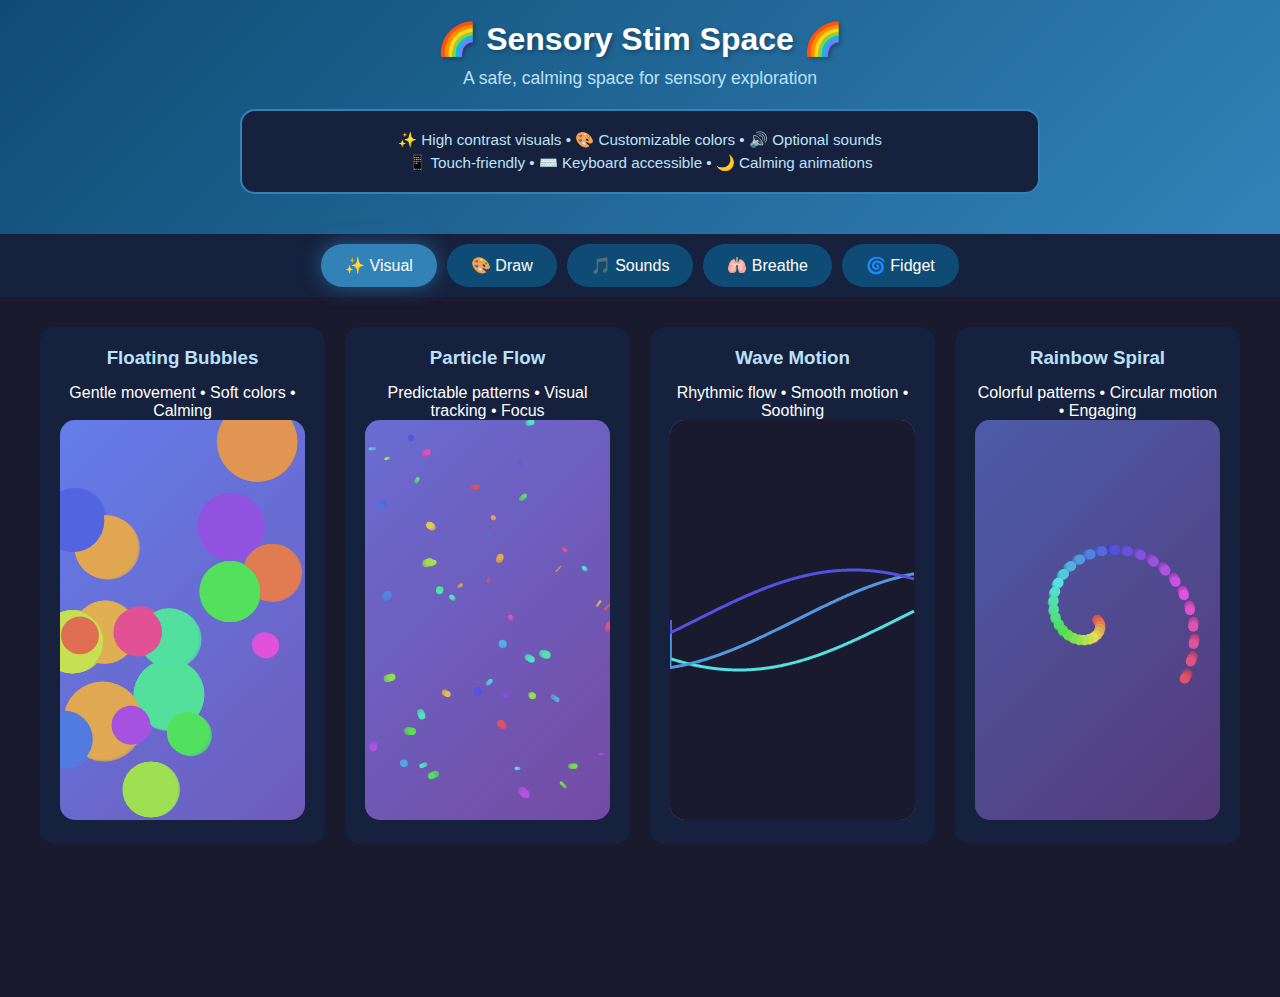
<file: index.html>
<!DOCTYPE html>
<html lang="en">
<head>
    <meta charset="UTF-8">
    <meta name="viewport" content="width=device-width, initial-scale=1.0">
    <title>Sensory Stim Space</title>
    <style>
        :root {
            --color-bg-primary: #1a1a2e;
            --color-bg-secondary: #16213e;
            --color-accent-1: #0f4c75;
            --color-accent-2: #3282b8;
            --color-accent-3: #bbe1fa;
            --color-text: #ffffff;
            --color-text-soft: #bbe1fa;
        }

        * {
            margin: 0;
            padding: 0;
            box-sizing: border-box;
        }

        body {
            font-family: -apple-system, BlinkMacSystemFont, 'Segoe UI', sans-serif;
            background: var(--color-bg-primary);
            color: var(--color-text);
            overflow-x: hidden;
            user-select: none;
            touch-action: manipulation;
        }

        .header {
            text-align: center;
            padding: 20px;
            background: linear-gradient(135deg, var(--color-accent-1), var(--color-accent-2));
        }

        .header h1 {
            font-size: 2em;
            margin-bottom: 10px;
            text-shadow: 2px 2px 4px rgba(0,0,0,0.3);
        }

        .header p {
            color: var(--color-text-soft);
            font-size: 1.1em;
        }

        .sensory-info {
            background: var(--color-bg-secondary);
            padding: 15px;
            margin: 20px auto;
            max-width: 800px;
            border-radius: 15px;
            text-align: center;
            border: 2px solid var(--color-accent-2);
        }

        .sensory-info p {
            margin: 5px 0;
            color: var(--color-text-soft);
            font-size: 0.95em;
        }

        .nav-tabs {
            display: flex;
            justify-content: center;
            background: var(--color-bg-secondary);
            padding: 10px;
            flex-wrap: wrap;
            gap: 10px;
        }

        .nav-tab {
            padding: 12px 24px;
            background: var(--color-accent-1);
            border: none;
            border-radius: 25px;
            color: var(--color-text);
            font-size: 1em;
            cursor: pointer;
            transition: all 0.3s ease;
        }

        .nav-tab:hover {
            background: var(--color-accent-2);
            transform: scale(1.05);
        }

        .nav-tab.active {
            background: var(--color-accent-2);
            box-shadow: 0 0 20px rgba(50, 130, 184, 0.6);
        }

        .content {
            display: none;
            padding: 30px;
            min-height: calc(100vh - 200px);
        }

        .content.active {
            display: block;
        }

        /* Visual Stim Styles */
        .visual-grid {
            display: grid;
            grid-template-columns: repeat(auto-fit, minmax(250px, 1fr));
            gap: 20px;
            max-width: 1200px;
            margin: 0 auto;
        }

        .stim-card {
            background: var(--color-bg-secondary);
            border-radius: 15px;
            padding: 20px;
            text-align: center;
            cursor: pointer;
            transition: transform 0.3s ease;
        }

        .stim-card:hover {
            transform: translateY(-5px);
        }

        .stim-card h3 {
            margin-bottom: 15px;
            color: var(--color-accent-3);
        }

        #bubbleCanvas, #particleCanvas, #waveCanvas, #rainbowCanvas {
            width: 100%;
            height: 400px;
            border-radius: 15px;
            background: linear-gradient(135deg, #667eea 0%, #764ba2 100%);
            cursor: pointer;
        }

        /* Interactive Drawing */
        #drawCanvas {
            width: 100%;
            height: 500px;
            border-radius: 15px;
            background: white;
            cursor: crosshair;
            box-shadow: 0 4px 20px rgba(0,0,0,0.3);
        }

        .controls {
            display: flex;
            gap: 15px;
            margin: 20px 0;
            flex-wrap: wrap;
            justify-content: center;
        }

        .control-btn {
            padding: 12px 24px;
            background: var(--color-accent-2);
            border: none;
            border-radius: 10px;
            color: var(--color-text);
            font-size: 1em;
            cursor: pointer;
            transition: all 0.3s ease;
        }

        .control-btn:hover {
            background: var(--color-accent-1);
            transform: scale(1.05);
        }

        .control-btn:focus {
            outline: 3px solid var(--color-accent-3);
            outline-offset: 3px;
        }

        .control-btn:active {
            transform: scale(0.95);
        }

        /* Sound Pad */
        .sound-grid {
            display: grid;
            grid-template-columns: repeat(auto-fit, minmax(120px, 1fr));
            gap: 15px;
            max-width: 800px;
            margin: 0 auto;
        }

        .sound-pad {
            aspect-ratio: 1;
            border-radius: 15px;
            border: none;
            font-size: 2em;
            cursor: pointer;
            transition: all 0.2s ease;
            box-shadow: 0 4px 10px rgba(0,0,0,0.3);
        }

        .sound-pad:active {
            transform: scale(0.95);
            box-shadow: 0 0 30px rgba(255,255,255,0.5);
        }

        .sound-pad:focus {
            outline: 3px solid white;
            outline-offset: 4px;
        }

        /* Color Palette */
        .color-picker {
            width: 60px;
            height: 60px;
            border: none;
            border-radius: 50%;
            cursor: pointer;
            margin: 5px;
        }

        /* Breathing Exercise */
        .breathing-container {
            display: flex;
            flex-direction: column;
            align-items: center;
            justify-content: center;
            padding: 40px;
        }

        .breathing-circle {
            width: 200px;
            height: 200px;
            border-radius: 50%;
            background: linear-gradient(135deg, var(--color-accent-2), var(--color-accent-3));
            display: flex;
            align-items: center;
            justify-content: center;
            font-size: 2em;
            margin: 30px 0;
            transition: all 4s ease-in-out;
            box-shadow: 0 0 40px rgba(50, 130, 184, 0.5);
        }

        .breathing-circle.expand {
            width: 300px;
            height: 300px;
        }

        .breathing-circle:hover {
            cursor: pointer;
            box-shadow: 0 0 50px rgba(50, 130, 184, 0.7);
        }

        .instruction-text {
            font-size: 1.5em;
            color: var(--color-accent-3);
            margin: 20px 0;
        }

        /* Fidget Spinner */
        .spinner-container {
            display: flex;
            flex-direction: column;
            align-items: center;
            padding: 40px;
        }

        .spinner {
            width: 200px;
            height: 200px;
            position: relative;
            cursor: pointer;
        }

        .spinner-blade {
            position: absolute;
            width: 60px;
            height: 60px;
            border-radius: 50%;
            background: var(--color-accent-2);
            box-shadow: 0 0 20px rgba(50, 130, 184, 0.6);
        }

        .spinner-center {
            position: absolute;
            width: 40px;
            height: 40px;
            border-radius: 50%;
            background: var(--color-accent-3);
            top: 50%;
            left: 50%;
            transform: translate(-50%, -50%);
            z-index: 10;
        }

        @media (max-width: 768px) {
            .header h1 {
                font-size: 1.5em;
            }
            
            .nav-tab {
                padding: 10px 16px;
                font-size: 0.9em;
            }
        }
    </style>
</head>
<body>
    <div class="header">
        <h1>🌈 Sensory Stim Space 🌈</h1>
        <p>A safe, calming space for sensory exploration</p>
        <div class="sensory-info">
            <p>✨ High contrast visuals • 🎨 Customizable colors • 🔊 Optional sounds</p>
            <p>📱 Touch-friendly • ⌨️ Keyboard accessible • 🌙 Calming animations</p>
        </div>
    </div>

    <div class="nav-tabs">
        <button class="nav-tab active" onclick="showTab('visual')">✨ Visual</button>
        <button class="nav-tab" onclick="showTab('draw')">🎨 Draw</button>
        <button class="nav-tab" onclick="showTab('sounds')">🎵 Sounds</button>
        <button class="nav-tab" onclick="showTab('breathe')">🫁 Breathe</button>
        <button class="nav-tab" onclick="showTab('fidget')">🌀 Fidget</button>
    </div>

    <!-- Visual Stims -->
    <div id="visual" class="content active">
        <div class="visual-grid">
            <div class="stim-card">
                <h3>Floating Bubbles</h3>
                <p>Gentle movement • Soft colors • Calming</p>
                <canvas id="bubbleCanvas"></canvas>
            </div>
            <div class="stim-card">
                <h3>Particle Flow</h3>
                <p>Predictable patterns • Visual tracking • Focus</p>
                <canvas id="particleCanvas"></canvas>
            </div>
            <div class="stim-card">
                <h3>Wave Motion</h3>
                <p>Rhythmic flow • Smooth motion • Soothing</p>
                <canvas id="waveCanvas"></canvas>
            </div>
            <div class="stim-card">
                <h3>Rainbow Spiral</h3>
                <p>Colorful patterns • Circular motion • Engaging</p>
                <canvas id="rainbowCanvas"></canvas>
            </div>
        </div>
    </div>

    <!-- Drawing -->
    <div id="draw" class="content">
        <h2 style="text-align: center; margin-bottom: 10px; color: var(--color-accent-3);">Creative Drawing Space</h2>
        <p style="text-align: center; margin-bottom: 20px; color: var(--color-text-soft); font-size: 0.95em;">Free expression • No mistakes • Tactile feedback • Visual stimulation</p>
        <div class="controls">
            <input type="color" id="colorPicker" class="color-picker" value="#3282b8">
            <button class="control-btn" onclick="changeSize(2)">✏️ Thin</button>
            <button class="control-btn" onclick="changeSize(10)">🖊️ Medium</button>
            <button class="control-btn" onclick="changeSize(20)">🖌️ Thick</button>
            <button class="control-btn" onclick="clearCanvas()">🗑️ Clear</button>
            <button class="control-btn" onclick="toggleRainbow()">🌈 Rainbow</button>
            <button class="control-btn" onclick="saveDrawing()">💾 Save</button>
        </div>
        <canvas id="drawCanvas"></canvas>
    </div>

    <!-- Sounds -->
    <div id="sounds" class="content">
        <h2 style="text-align: center; margin-bottom: 20px; color: var(--color-accent-3);">Tap to play sounds</h2>
        <p style="text-align: center; margin-bottom: 30px; color: var(--color-text-soft); font-size: 0.95em;">Each color makes a different musical tone • Safe volume levels • Cause-and-effect learning</p>
        <div class="sound-grid">
            <button class="sound-pad" style="background: #FF6B6B;" onclick="playTone(261.63, 0.3)">🔴</button>
            <button class="sound-pad" style="background: #4ECDC4;" onclick="playTone(293.66, 0.3)">🟢</button>
            <button class="sound-pad" style="background: #45B7D1;" onclick="playTone(329.63, 0.3)">🔵</button>
            <button class="sound-pad" style="background: #FFA07A;" onclick="playTone(349.23, 0.3)">🟠</button>
            <button class="sound-pad" style="background: #98D8C8;" onclick="playTone(392.00, 0.3)">🟡</button>
            <button class="sound-pad" style="background: #F7B801;" onclick="playTone(440.00, 0.3)">⭐</button>
            <button class="sound-pad" style="background: #C06C84;" onclick="playTone(493.88, 0.3)">🟣</button>
            <button class="sound-pad" style="background: #6C5B7B;" onclick="playTone(523.25, 0.3)">🟤</button>
        </div>
    </div>

    <!-- Breathing -->
    <div id="breathe" class="content">
        <div class="breathing-container">
            <h2 style="color: var(--color-accent-3);">Calming Breathing Exercise</h2>
            <p style="text-align: center; margin: 15px 0; color: var(--color-text-soft); font-size: 0.95em;">Helps with anxiety • Self-regulation • Emotional control • 4-second breathing cycle</p>
            <p class="instruction-text" id="breatheText">Click circle to start</p>
            <div class="breathing-circle" id="breathingCircle" onclick="startBreathing()">
                <span>🌸</span>
            </div>
            <button class="control-btn" onclick="stopBreathing()">Stop</button>
        </div>
    </div>

    <!-- Fidget Spinner -->
    <div id="fidget" class="content">
        <div class="spinner-container">
            <h2 style="color: var(--color-accent-3); margin-bottom: 20px;">Virtual Fidget Spinner</h2>
            <p style="color: var(--color-text-soft); margin-bottom: 10px;">Click to spin!</p>
            <p style="color: var(--color-text-soft); margin-bottom: 20px; font-size: 0.9em;">Repetitive motion • Predictable behavior • Focus aid • Stress relief</p>
            <div class="spinner" id="spinner" onclick="spinFidget()">
                <div class="spinner-blade" id="blade1"></div>
                <div class="spinner-blade" id="blade2"></div>
                <div class="spinner-blade" id="blade3"></div>
                <div class="spinner-center"></div>
            </div>
            <p id="spinSpeed" style="margin-top: 30px; font-size: 1.2em; color: var(--color-accent-3);">Speed: 0 RPM</p>
        </div>
    </div>

    <script>
        // Tab Navigation
        function showTab(tabName) {
            const contents = document.querySelectorAll('.content');
            const tabs = document.querySelectorAll('.nav-tab');
            
            contents.forEach(content => content.classList.remove('active'));
            tabs.forEach(tab => tab.classList.remove('active'));
            
            document.getElementById(tabName).classList.add('active');
            event.target.classList.add('active');
        }

        // Visual Stims - Bubbles
        const bubbleCanvas = document.getElementById('bubbleCanvas');
        const bubbleCtx = bubbleCanvas.getContext('2d');
        bubbleCanvas.width = bubbleCanvas.offsetWidth;
        bubbleCanvas.height = 400;

        const bubbles = [];
        for (let i = 0; i < 20; i++) {
            bubbles.push({
                x: Math.random() * bubbleCanvas.width,
                y: Math.random() * bubbleCanvas.height,
                radius: Math.random() * 30 + 10,
                dx: (Math.random() - 0.5) * 2,
                dy: (Math.random() - 0.5) * 2,
                color: `hsl(${Math.random() * 360}, 70%, 60%)`
            });
        }

        function animateBubbles() {
            bubbleCtx.fillStyle = 'rgba(102, 126, 234, 0.1)';
            bubbleCtx.fillRect(0, 0, bubbleCanvas.width, bubbleCanvas.height);
            
            bubbles.forEach(bubble => {
                bubbleCtx.beginPath();
                bubbleCtx.arc(bubble.x, bubble.y, bubble.radius, 0, Math.PI * 2);
                bubbleCtx.fillStyle = bubble.color;
                bubbleCtx.fill();
                
                bubble.x += bubble.dx;
                bubble.y += bubble.dy;
                
                if (bubble.x < 0 || bubble.x > bubbleCanvas.width) bubble.dx *= -1;
                if (bubble.y < 0 || bubble.y > bubbleCanvas.height) bubble.dy *= -1;
            });
            
            requestAnimationFrame(animateBubbles);
        }
        animateBubbles();

        // Particles
        const particleCanvas = document.getElementById('particleCanvas');
        const particleCtx = particleCanvas.getContext('2d');
        particleCanvas.width = particleCanvas.offsetWidth;
        particleCanvas.height = 400;

        const particles = [];
        for (let i = 0; i < 50; i++) {
            particles.push({
                x: Math.random() * particleCanvas.width,
                y: Math.random() * particleCanvas.height,
                size: Math.random() * 3 + 1,
                speedX: Math.random() * 3 - 1.5,
                speedY: Math.random() * 3 - 1.5,
                color: `hsl(${Math.random() * 360}, 70%, 60%)`
            });
        }

        function animateParticles() {
            particleCtx.fillStyle = 'rgba(118, 75, 162, 0.1)';
            particleCtx.fillRect(0, 0, particleCanvas.width, particleCanvas.height);
            
            particles.forEach(p => {
                particleCtx.beginPath();
                particleCtx.arc(p.x, p.y, p.size, 0, Math.PI * 2);
                particleCtx.fillStyle = p.color;
                particleCtx.fill();
                
                p.x += p.speedX;
                p.y += p.speedY;
                
                if (p.x < 0 || p.x > particleCanvas.width) p.speedX *= -1;
                if (p.y < 0 || p.y > particleCanvas.height) p.speedY *= -1;
            });
            
            requestAnimationFrame(animateParticles);
        }
        animateParticles();

        // Waves
        const waveCanvas = document.getElementById('waveCanvas');
        const waveCtx = waveCanvas.getContext('2d');
        waveCanvas.width = waveCanvas.offsetWidth;
        waveCanvas.height = 400;
        let waveOffset = 0;

        function animateWaves() {
            waveCtx.fillStyle = '#1a1a2e';
            waveCtx.fillRect(0, 0, waveCanvas.width, waveCanvas.height);
            
            for (let i = 0; i < 3; i++) {
                waveCtx.beginPath();
                waveCtx.moveTo(0, waveCanvas.height / 2);
                
                for (let x = 0; x < waveCanvas.width; x++) {
                    const y = Math.sin((x + waveOffset + i * 100) * 0.01) * 50 + waveCanvas.height / 2;
                    waveCtx.lineTo(x, y);
                }
                
                waveCtx.strokeStyle = `hsl(${180 + i * 30}, 70%, 60%)`;
                waveCtx.lineWidth = 3;
                waveCtx.stroke();
            }
            
            waveOffset += 2;
            requestAnimationFrame(animateWaves);
        }
        animateWaves();

        // Rainbow Spiral
        const rainbowCanvas = document.getElementById('rainbowCanvas');
        const rainbowCtx = rainbowCanvas.getContext('2d');
        rainbowCanvas.width = rainbowCanvas.offsetWidth;
        rainbowCanvas.height = 400;
        let spiralAngle = 0;

        function animateSpiral() {
            rainbowCtx.fillStyle = 'rgba(26, 26, 46, 0.1)';
            rainbowCtx.fillRect(0, 0, rainbowCanvas.width, rainbowCanvas.height);
            
            const centerX = rainbowCanvas.width / 2;
            const centerY = rainbowCanvas.height / 2;
            
            for (let i = 0; i < 360; i += 10) {
                const angle = (i + spiralAngle) * Math.PI / 180;
                const radius = i * 0.3;
                const x = centerX + Math.cos(angle) * radius;
                const y = centerY + Math.sin(angle) * radius;
                
                rainbowCtx.beginPath();
                rainbowCtx.arc(x, y, 5, 0, Math.PI * 2);
                rainbowCtx.fillStyle = `hsl(${i}, 70%, 60%)`;
                rainbowCtx.fill();
            }
            
            spiralAngle += 1;
            requestAnimationFrame(animateSpiral);
        }
        animateSpiral();

        // Drawing Canvas
        const drawCanvas = document.getElementById('drawCanvas');
        const drawCtx = drawCanvas.getContext('2d');
        drawCanvas.width = drawCanvas.offsetWidth;
        drawCanvas.height = 500;
        
        let isDrawing = false;
        let currentColor = '#3282b8';
        let lineWidth = 10;
        let rainbowMode = false;
        let hue = 0;

        document.getElementById('colorPicker').addEventListener('change', (e) => {
            currentColor = e.target.value;
            rainbowMode = false;
        });

        drawCanvas.addEventListener('mousedown', startDrawing);
        drawCanvas.addEventListener('mousemove', draw);
        drawCanvas.addEventListener('mouseup', stopDrawing);
        drawCanvas.addEventListener('mouseout', stopDrawing);
        
        drawCanvas.addEventListener('touchstart', (e) => {
            e.preventDefault();
            const touch = e.touches[0];
            const rect = drawCanvas.getBoundingClientRect();
            const x = touch.clientX - rect.left;
            const y = touch.clientY - rect.top;
            drawCtx.beginPath();
            drawCtx.moveTo(x, y);
            isDrawing = true;
        });
        
        drawCanvas.addEventListener('touchmove', (e) => {
            e.preventDefault();
            if (!isDrawing) return;
            const touch = e.touches[0];
            const rect = drawCanvas.getBoundingClientRect();
            const x = touch.clientX - rect.left;
            const y = touch.clientY - rect.top;
            
            if (rainbowMode) {
                drawCtx.strokeStyle = `hsl(${hue}, 70%, 60%)`;
                hue = (hue + 2) % 360;
            } else {
                drawCtx.strokeStyle = currentColor;
            }
            
            drawCtx.lineWidth = lineWidth;
            drawCtx.lineCap = 'round';
            drawCtx.lineTo(x, y);
            drawCtx.stroke();
            drawCtx.beginPath();
            drawCtx.moveTo(x, y);
        });
        
        drawCanvas.addEventListener('touchend', () => {
            isDrawing = false;
        });

        function startDrawing(e) {
            isDrawing = true;
            drawCtx.beginPath();
            drawCtx.moveTo(e.offsetX, e.offsetY);
        }

        function draw(e) {
            if (!isDrawing) return;
            
            if (rainbowMode) {
                drawCtx.strokeStyle = `hsl(${hue}, 70%, 60%)`;
                hue = (hue + 2) % 360;
            } else {
                drawCtx.strokeStyle = currentColor;
            }
            
            drawCtx.lineWidth = lineWidth;
            drawCtx.lineCap = 'round';
            drawCtx.lineTo(e.offsetX, e.offsetY);
            drawCtx.stroke();
            drawCtx.beginPath();
            drawCtx.moveTo(e.offsetX, e.offsetY);
        }

        function stopDrawing() {
            isDrawing = false;
        }

        function changeSize(size) {
            lineWidth = size;
        }

        function clearCanvas() {
            drawCtx.fillStyle = 'white';
            drawCtx.fillRect(0, 0, drawCanvas.width, drawCanvas.height);
        }

        function toggleRainbow() {
            rainbowMode = !rainbowMode;
            hue = 0;
        }

        function saveDrawing() {
            const link = document.createElement('a');
            link.download = 'my-drawing.png';
            link.href = drawCanvas.toDataURL();
            link.click();
        }

        // Sound Generation
        const audioContext = new (window.AudioContext || window.webkitAudioContext)();

        function playTone(frequency, duration) {
            const oscillator = audioContext.createOscillator();
            const gainNode = audioContext.createGain();
            
            oscillator.connect(gainNode);
            gainNode.connect(audioContext.destination);
            
            oscillator.frequency.value = frequency;
            oscillator.type = 'sine';
            
            gainNode.gain.setValueAtTime(0.3, audioContext.currentTime);
            gainNode.gain.exponentialRampToValueAtTime(0.01, audioContext.currentTime + duration);
            
            oscillator.start(audioContext.currentTime);
            oscillator.stop(audioContext.currentTime + duration);
        }

        // Breathing Exercise
        let breathingInterval;
        let isBreathing = false;

        function startBreathing() {
            if (isBreathing) return;
            isBreathing = true;
            
            const circle = document.getElementById('breathingCircle');
            const text = document.getElementById('breatheText');
            let phase = 0;
            
            breathingInterval = setInterval(() => {
                if (phase === 0) {
                    text.textContent = 'Breathe In...';
                    circle.classList.add('expand');
                    phase = 1;
                } else if (phase === 1) {
                    text.textContent = 'Hold...';
                    phase = 2;
                } else if (phase === 2) {
                    text.textContent = 'Breathe Out...';
                    circle.classList.remove('expand');
                    phase = 3;
                } else {
                    text.textContent = 'Hold...';
                    phase = 0;
                }
            }, 4000);
        }

        function stopBreathing() {
            clearInterval(breathingInterval);
            isBreathing = false;
            document.getElementById('breatheText').textContent = 'Click circle to start';
            document.getElementById('breathingCircle').classList.remove('expand');
        }

        // Fidget Spinner
        let spinSpeed = 0;
        let spinAnimation;

        function spinFidget() {
            spinSpeed = 3000 + Math.random() * 2000;
            
            if (spinAnimation) {
                clearInterval(spinAnimation);
            }
            
            const blades = [
                document.getElementById('blade1'),
                document.getElementById('blade2'),
                document.getElementById('blade3')
            ];
            
            let angle = 0;
            const spinner = document.getElementById('spinner');
            
            spinAnimation = setInterval(() => {
                angle += spinSpeed / 100;
                spinner.style.transform = `rotate(${angle}deg)`;
                
                spinSpeed *= 0.98;
                document.getElementById('spinSpeed').textContent = `Speed: ${Math.round(spinSpeed)} RPM`;
                
                if (spinSpeed < 10) {
                    clearInterval(spinAnimation);
                    spinSpeed = 0;
                }
            }, 16);
            
            positionBlades();
        }

        function positionBlades() {
            const blades = [
                document.getElementById('blade1'),
                document.getElementById('blade2'),
                document.getElementById('blade3')
            ];
            
            blades.forEach((blade, index) => {
                const angle = (index * 120) * Math.PI / 180;
                const x = 70 + Math.cos(angle) * 60;
                const y = 70 + Math.sin(angle) * 60;
                blade.style.left = `${x}px`;
                blade.style.top = `${y}px`;
            });
        }

        positionBlades();

        // Responsive canvas sizing
        window.addEventListener('resize', () => {
            const canvases = [
                {canvas: bubbleCanvas, ctx: bubbleCtx},
                {canvas: particleCanvas, ctx: particleCtx},
                {canvas: waveCanvas, ctx: waveCtx},
                {canvas: rainbowCanvas, ctx: rainbowCtx}
            ];
            
            canvases.forEach(({canvas}) => {
                canvas.width = canvas.offsetWidth;
                canvas.height = 400;
            });
            
            drawCanvas.width = drawCanvas.offsetWidth;
            drawCanvas.height = 500;
        });
    </script>
</body>
</html>
</file>
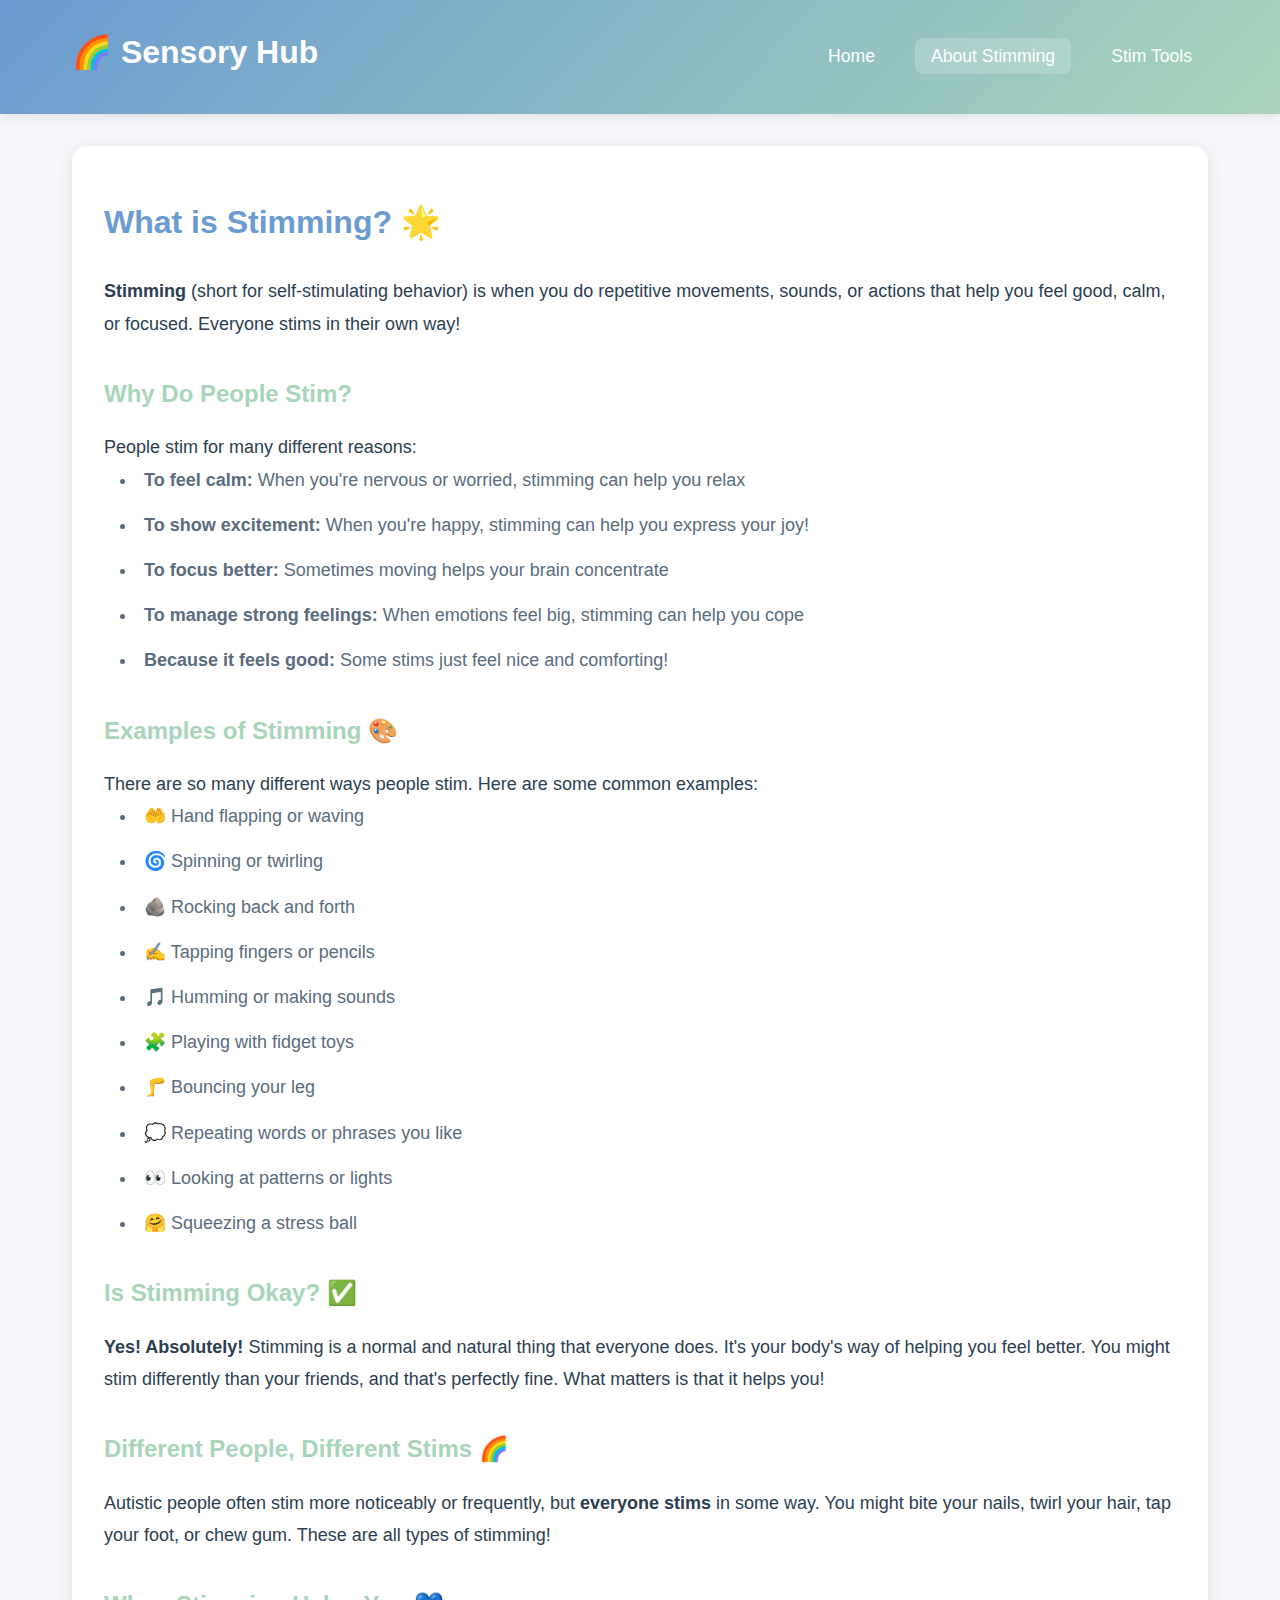
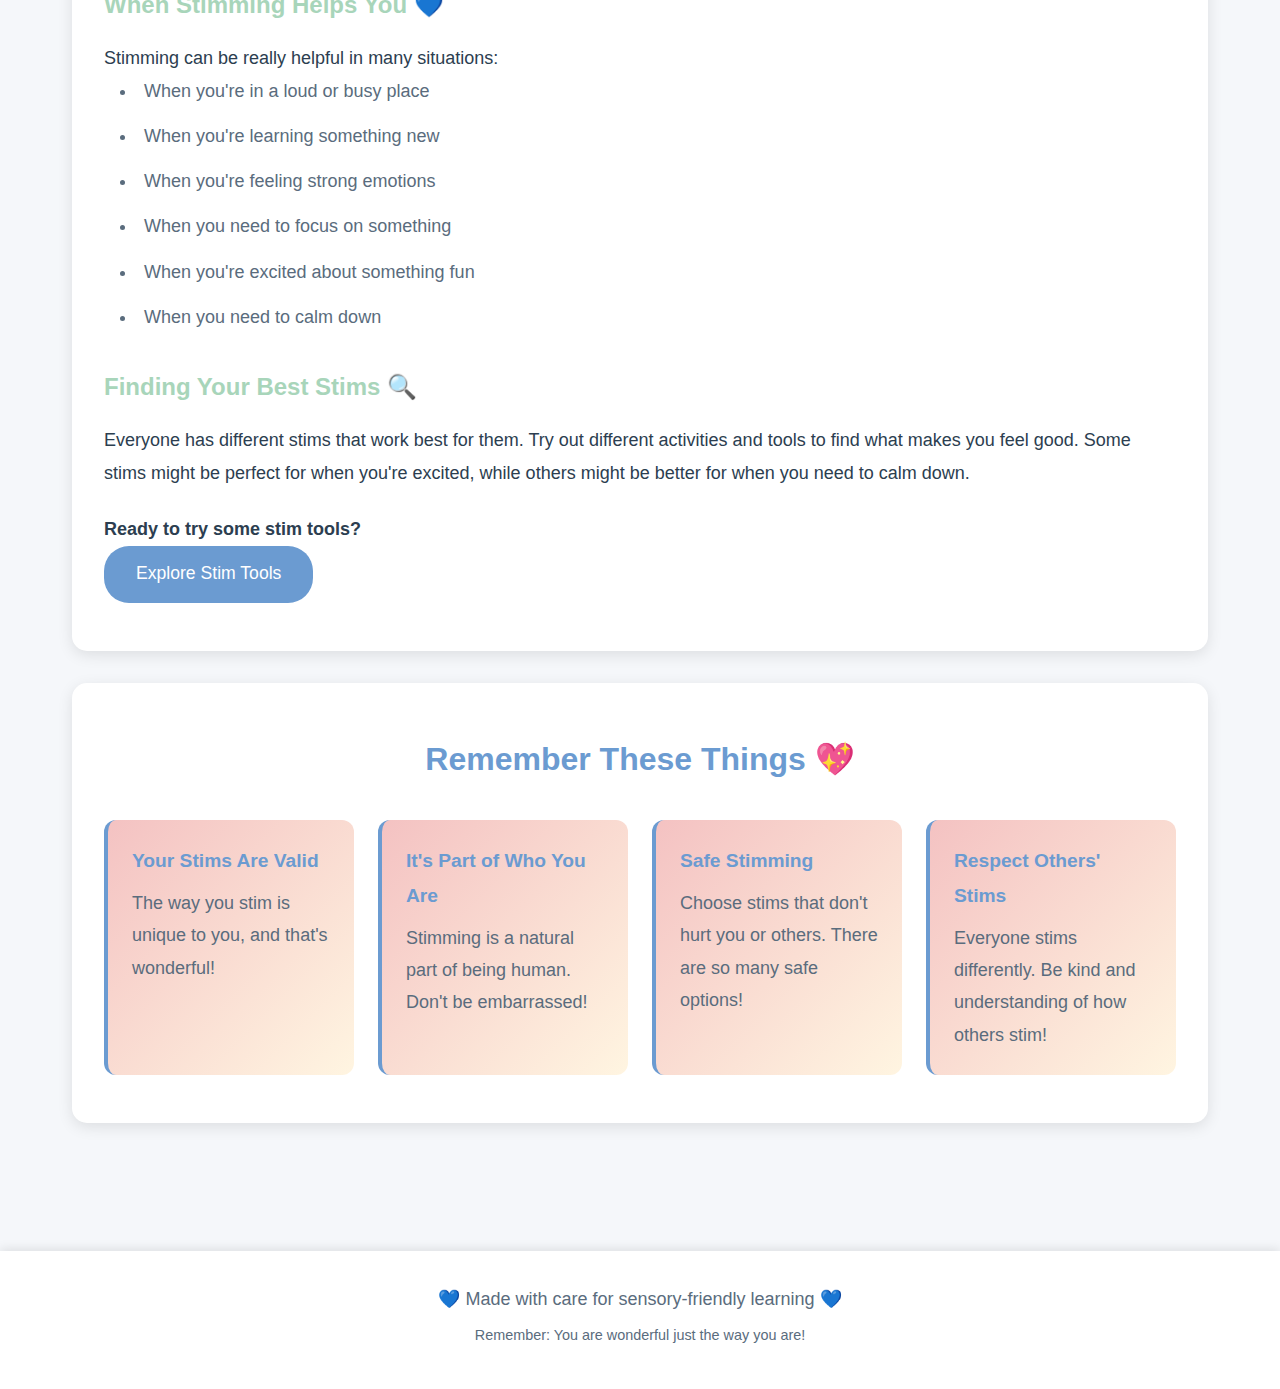
<file: about-stimming.html>
<!DOCTYPE html>
<html lang="en">
<head>
    <meta charset="UTF-8">
    <meta name="viewport" content="width=device-width, initial-scale=1.0">
    <meta name="description" content="Learn about stimming in a friendly, easy-to-understand way">
    <title>About Stimming - Sensory Hub</title>
    <link rel="stylesheet" href="styles.css">
</head>
<body>
    <header>
        <nav>
            <h1>🌈 Sensory Hub</h1>
            <ul class="nav-links">
                <li><a href="index.html">Home</a></li>
                <li><a href="about-stimming.html" class="active">About Stimming</a></li>
                <li><a href="stim-tools.html">Stim Tools</a></li>
            </ul>
        </nav>
    </header>

    <main>
        <section class="content-section">
            <h2>What is Stimming? 🌟</h2>
            <p>
                <strong>Stimming</strong> (short for self-stimulating behavior) is when you do repetitive movements, 
                sounds, or actions that help you feel good, calm, or focused. Everyone stims in their own way!
            </p>

            <h3>Why Do People Stim?</h3>
            <p>People stim for many different reasons:</p>
            <ul>
                <li><strong>To feel calm:</strong> When you're nervous or worried, stimming can help you relax</li>
                <li><strong>To show excitement:</strong> When you're happy, stimming can help you express your joy!</li>
                <li><strong>To focus better:</strong> Sometimes moving helps your brain concentrate</li>
                <li><strong>To manage strong feelings:</strong> When emotions feel big, stimming can help you cope</li>
                <li><strong>Because it feels good:</strong> Some stims just feel nice and comforting!</li>
            </ul>

            <h3>Examples of Stimming 🎨</h3>
            <p>There are so many different ways people stim. Here are some common examples:</p>
            <ul>
                <li>🤲 Hand flapping or waving</li>
                <li>🌀 Spinning or twirling</li>
                <li>🪨 Rocking back and forth</li>
                <li>✍️ Tapping fingers or pencils</li>
                <li>🎵 Humming or making sounds</li>
                <li>🧩 Playing with fidget toys</li>
                <li>🦵 Bouncing your leg</li>
                <li>💭 Repeating words or phrases you like</li>
                <li>👀 Looking at patterns or lights</li>
                <li>🤗 Squeezing a stress ball</li>
            </ul>

            <h3>Is Stimming Okay? ✅</h3>
            <p>
                <strong>Yes! Absolutely!</strong> Stimming is a normal and natural thing that everyone does. 
                It's your body's way of helping you feel better. You might stim differently than your friends, 
                and that's perfectly fine. What matters is that it helps you!
            </p>

            <h3>Different People, Different Stims 🌈</h3>
            <p>
                Autistic people often stim more noticeably or frequently, but <strong>everyone stims</strong> 
                in some way. You might bite your nails, twirl your hair, tap your foot, or chew gum. 
                These are all types of stimming!
            </p>

            <h3>When Stimming Helps You 💙</h3>
            <p>Stimming can be really helpful in many situations:</p>
            <ul>
                <li>When you're in a loud or busy place</li>
                <li>When you're learning something new</li>
                <li>When you're feeling strong emotions</li>
                <li>When you need to focus on something</li>
                <li>When you're excited about something fun</li>
                <li>When you need to calm down</li>
            </ul>

            <h3>Finding Your Best Stims 🔍</h3>
            <p>
                Everyone has different stims that work best for them. Try out different activities and tools 
                to find what makes you feel good. Some stims might be perfect for when you're excited, while 
                others might be better for when you need to calm down.
            </p>
            <p style="margin-top: 1.5rem;">
                <strong>Ready to try some stim tools?</strong>
            </p>
            <a href="stim-tools.html" class="button">Explore Stim Tools</a>
        </section>

        <section class="tips-section">
            <h2>Remember These Things 💖</h2>
            <div class="tips-grid">
                <div class="tip-card">
                    <h4>Your Stims Are Valid</h4>
                    <p>The way you stim is unique to you, and that's wonderful!</p>
                </div>
                <div class="tip-card">
                    <h4>It's Part of Who You Are</h4>
                    <p>Stimming is a natural part of being human. Don't be embarrassed!</p>
                </div>
                <div class="tip-card">
                    <h4>Safe Stimming</h4>
                    <p>Choose stims that don't hurt you or others. There are so many safe options!</p>
                </div>
                <div class="tip-card">
                    <h4>Respect Others' Stims</h4>
                    <p>Everyone stims differently. Be kind and understanding of how others stim!</p>
                </div>
            </div>
        </section>
    </main>

    <footer>
        <p>💙 Made with care for sensory-friendly learning 💙</p>
        <p class="small-text">Remember: You are wonderful just the way you are!</p>
    </footer>

    <script src="script.js"></script>
</body>
</html>
</file>
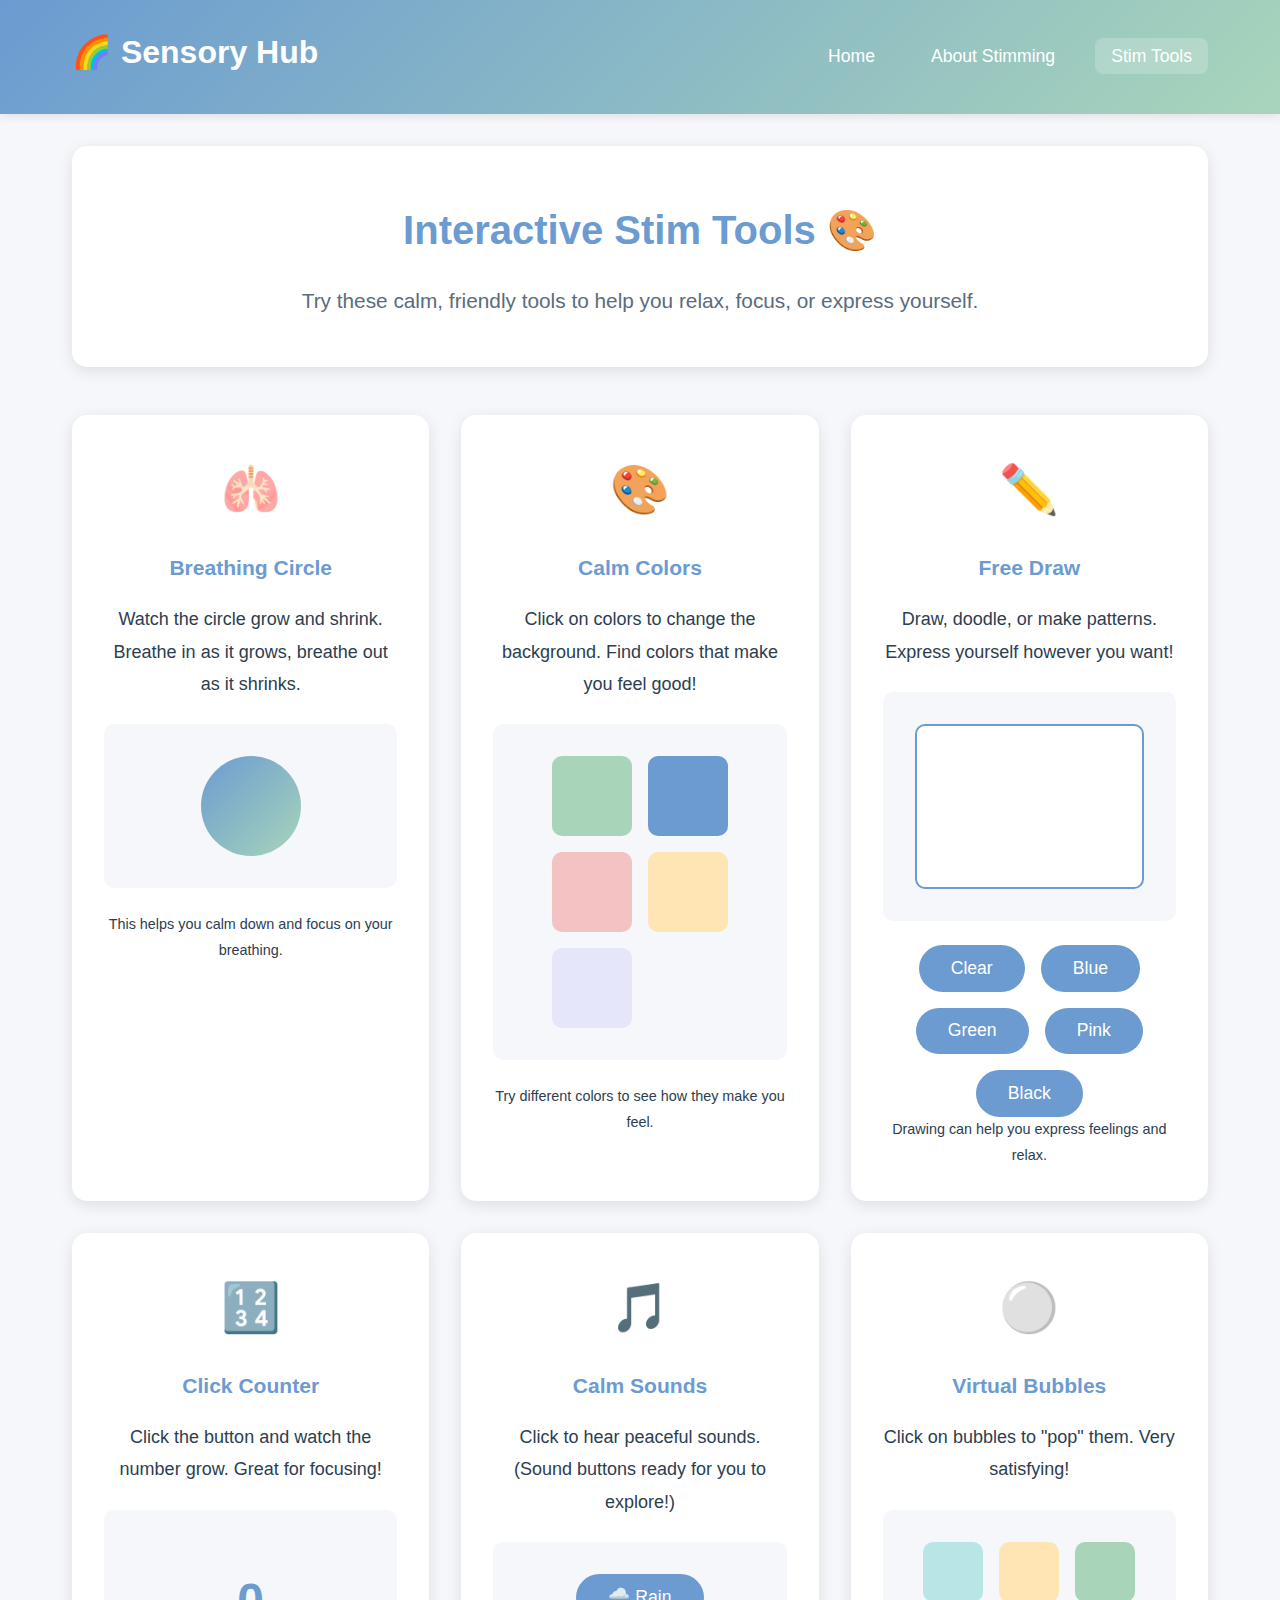
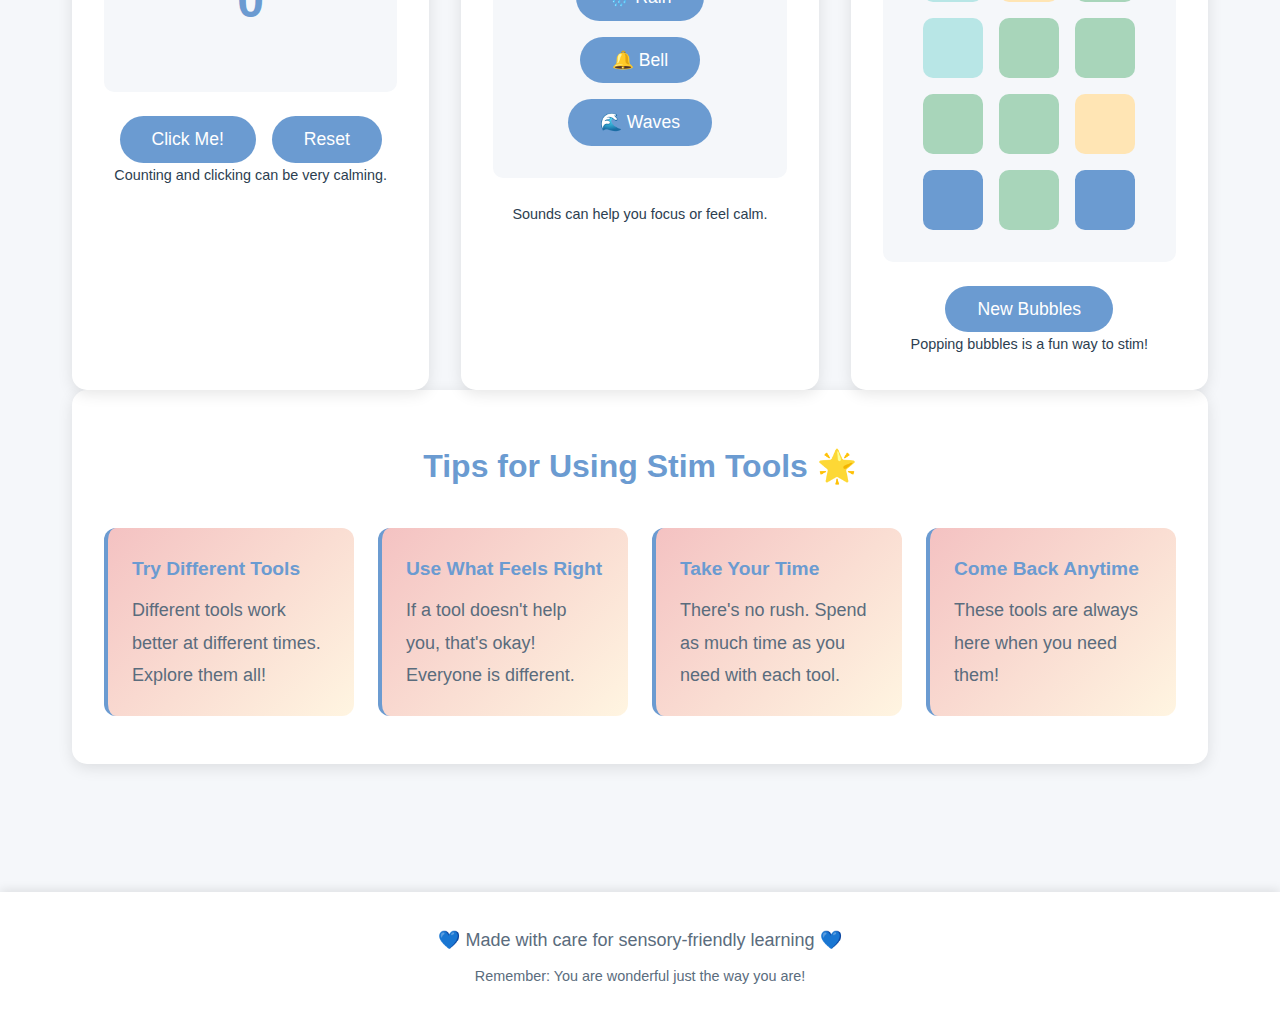
<file: stim-tools.html>
<!DOCTYPE html>
<html lang="en">
<head>
    <meta charset="UTF-8">
    <meta name="viewport" content="width=device-width, initial-scale=1.0">
    <meta name="description" content="Interactive stim tools to help you relax and focus">
    <title>Stim Tools - Sensory Hub</title>
    <link rel="stylesheet" href="styles.css">
</head>
<body>
    <header>
        <nav>
            <h1>🌈 Sensory Hub</h1>
            <ul class="nav-links">
                <li><a href="index.html">Home</a></li>
                <li><a href="about-stimming.html">About Stimming</a></li>
                <li><a href="stim-tools.html" class="active">Stim Tools</a></li>
            </ul>
        </nav>
    </header>

    <main>
        <section class="hero">
            <h2>Interactive Stim Tools 🎨</h2>
            <p class="large-text">Try these calm, friendly tools to help you relax, focus, or express yourself.</p>
        </section>

        <section class="tools-grid">
            <!-- Breathing Tool -->
            <div class="tool-card">
                <div class="icon">🫁</div>
                <h3>Breathing Circle</h3>
                <p>Watch the circle grow and shrink. Breathe in as it grows, breathe out as it shrinks.</p>
                <div class="tool-interactive">
                    <div id="breathing-ball"></div>
                </div>
                <p class="small-text">This helps you calm down and focus on your breathing.</p>
            </div>

            <!-- Color Picker -->
            <div class="tool-card">
                <div class="icon">🎨</div>
                <h3>Calm Colors</h3>
                <p>Click on colors to change the background. Find colors that make you feel good!</p>
                <div class="tool-interactive">
                    <div class="color-palette">
                        <div class="color-box" style="background-color: #A8D5BA;" onclick="changeBackground('#A8D5BA')" title="Soft Green"></div>
                        <div class="color-box" style="background-color: #6B9BD1;" onclick="changeBackground('#6B9BD1')" title="Calm Blue"></div>
                        <div class="color-box" style="background-color: #F4C2C2;" onclick="changeBackground('#F4C2C2')" title="Light Pink"></div>
                        <div class="color-box" style="background-color: #FFE5B4;" onclick="changeBackground('#FFE5B4')" title="Soft Peach"></div>
                        <div class="color-box" style="background-color: #E6E6FA;" onclick="changeBackground('#E6E6FA')" title="Lavender"></div>
                        <div class="color-box" style="background-color: #F5F7FA;" onclick="changeBackground('#F5F7FA')" title="Reset"></div>
                    </div>
                </div>
                <p class="small-text">Try different colors to see how they make you feel.</p>
            </div>

            <!-- Drawing Canvas -->
            <div class="tool-card">
                <div class="icon">✏️</div>
                <h3>Free Draw</h3>
                <p>Draw, doodle, or make patterns. Express yourself however you want!</p>
                <div class="tool-interactive">
                    <canvas id="drawing-canvas" width="280" height="200"></canvas>
                </div>
                <div class="canvas-controls">
                    <button class="button" onclick="clearCanvas()">Clear</button>
                    <button class="button" onclick="changeDrawColor('#6B9BD1')">Blue</button>
                    <button class="button" onclick="changeDrawColor('#A8D5BA')">Green</button>
                    <button class="button" onclick="changeDrawColor('#F4C2C2')">Pink</button>
                    <button class="button" onclick="changeDrawColor('#000000')">Black</button>
                </div>
                <p class="small-text">Drawing can help you express feelings and relax.</p>
            </div>

            <!-- Click Counter -->
            <div class="tool-card">
                <div class="icon">🔢</div>
                <h3>Click Counter</h3>
                <p>Click the button and watch the number grow. Great for focusing!</p>
                <div class="tool-interactive">
                    <div class="counter-display" id="counter">0</div>
                </div>
                <div class="counter-controls">
                    <button class="button" onclick="incrementCounter()">Click Me!</button>
                    <button class="button" onclick="resetCounter()">Reset</button>
                </div>
                <p class="small-text">Counting and clicking can be very calming.</p>
            </div>

            <!-- Sound Buttons -->
            <div class="tool-card">
                <div class="icon">🎵</div>
                <h3>Calm Sounds</h3>
                <p>Click to hear peaceful sounds. (Sound buttons ready for you to explore!)</p>
                <div class="tool-interactive">
                    <div class="counter-controls">
                        <button class="button" onclick="playSound('rain')">🌧️ Rain</button>
                        <button class="button" onclick="playSound('bell')">🔔 Bell</button>
                        <button class="button" onclick="playSound('wave')">🌊 Waves</button>
                    </div>
                </div>
                <p class="small-text">Sounds can help you focus or feel calm.</p>
            </div>

            <!-- Bubble Wrap -->
            <div class="tool-card">
                <div class="icon">⚪</div>
                <h3>Virtual Bubbles</h3>
                <p>Click on bubbles to "pop" them. Very satisfying!</p>
                <div class="tool-interactive">
                    <div id="bubble-container" class="color-palette"></div>
                </div>
                <button class="button" onclick="createBubbles()">New Bubbles</button>
                <p class="small-text">Popping bubbles is a fun way to stim!</p>
            </div>
        </section>

        <section class="tips-section">
            <h2>Tips for Using Stim Tools 🌟</h2>
            <div class="tips-grid">
                <div class="tip-card">
                    <h4>Try Different Tools</h4>
                    <p>Different tools work better at different times. Explore them all!</p>
                </div>
                <div class="tip-card">
                    <h4>Use What Feels Right</h4>
                    <p>If a tool doesn't help you, that's okay! Everyone is different.</p>
                </div>
                <div class="tip-card">
                    <h4>Take Your Time</h4>
                    <p>There's no rush. Spend as much time as you need with each tool.</p>
                </div>
                <div class="tip-card">
                    <h4>Come Back Anytime</h4>
                    <p>These tools are always here when you need them!</p>
                </div>
            </div>
        </section>
    </main>

    <footer>
        <p>💙 Made with care for sensory-friendly learning 💙</p>
        <p class="small-text">Remember: You are wonderful just the way you are!</p>
    </footer>

    <script src="script.js"></script>
</body>
</html>
</file>
<file: styles.css>
/* Sensory-Friendly Styles */
:root {
    /* Calm, soft color palette */
    --primary-color: #6B9BD1;
    --secondary-color: #A8D5BA;
    --accent-color: #F4C2C2;
    --background: #F5F7FA;
    --card-background: #FFFFFF;
    --text-primary: #2C3E50;
    --text-secondary: #5A6C7D;
    --shadow: rgba(0, 0, 0, 0.1);
}

* {
    margin: 0;
    padding: 0;
    box-sizing: border-box;
}

body {
    font-family: 'Segoe UI', Tahoma, Geneva, Verdana, sans-serif;
    background-color: var(--background);
    color: var(--text-primary);
    line-height: 1.8;
    font-size: 18px;
    transition: background-color 0.5s ease;
}

/* Header and Navigation */
header {
    background: linear-gradient(135deg, var(--primary-color), var(--secondary-color));
    color: white;
    padding: 1.5rem 0;
    box-shadow: 0 2px 10px var(--shadow);
}

nav {
    max-width: 1200px;
    margin: 0 auto;
    padding: 0 2rem;
    display: flex;
    justify-content: space-between;
    align-items: center;
    flex-wrap: wrap;
}

nav h1 {
    font-size: 2rem;
    margin-bottom: 0.5rem;
}

.nav-links {
    display: flex;
    list-style: none;
    gap: 1.5rem;
    flex-wrap: wrap;
}

.nav-links a {
    color: white;
    text-decoration: none;
    font-size: 1.1rem;
    padding: 0.5rem 1rem;
    border-radius: 8px;
    transition: background-color 0.3s ease;
}

.nav-links a:hover,
.nav-links a.active {
    background-color: rgba(255, 255, 255, 0.2);
}

/* Main Content */
main {
    max-width: 1200px;
    margin: 0 auto;
    padding: 2rem;
}

/* Hero Section */
.hero {
    text-align: center;
    padding: 3rem 2rem;
    background-color: var(--card-background);
    border-radius: 15px;
    box-shadow: 0 4px 15px var(--shadow);
    margin-bottom: 3rem;
}

.hero h2 {
    font-size: 2.5rem;
    color: var(--primary-color);
    margin-bottom: 1rem;
}

.large-text {
    font-size: 1.3rem;
    color: var(--text-secondary);
    max-width: 800px;
    margin: 0 auto;
}

/* Feature Cards */
.features {
    display: grid;
    grid-template-columns: repeat(auto-fit, minmax(280px, 1fr));
    gap: 2rem;
    margin-bottom: 3rem;
}

.feature-card {
    background-color: var(--card-background);
    padding: 2rem;
    border-radius: 15px;
    box-shadow: 0 4px 15px var(--shadow);
    text-align: center;
    transition: transform 0.3s ease, box-shadow 0.3s ease;
}

.feature-card:hover {
    transform: translateY(-5px);
    box-shadow: 0 6px 20px var(--shadow);
}

.icon {
    font-size: 3rem;
    margin-bottom: 1rem;
}

.feature-card h3 {
    color: var(--primary-color);
    font-size: 1.5rem;
    margin-bottom: 1rem;
}

.feature-card p {
    color: var(--text-secondary);
    margin-bottom: 1.5rem;
}

/* Buttons */
.button {
    display: inline-block;
    padding: 0.8rem 2rem;
    background-color: var(--primary-color);
    color: white;
    text-decoration: none;
    border-radius: 25px;
    font-size: 1.1rem;
    transition: background-color 0.3s ease, transform 0.2s ease;
    border: none;
    cursor: pointer;
}

.button:hover {
    background-color: var(--secondary-color);
    transform: scale(1.05);
}

/* Tips Section */
.tips-section {
    background-color: var(--card-background);
    padding: 3rem 2rem;
    border-radius: 15px;
    box-shadow: 0 4px 15px var(--shadow);
    margin-bottom: 3rem;
}

.tips-section h2 {
    text-align: center;
    color: var(--primary-color);
    font-size: 2rem;
    margin-bottom: 2rem;
}

.tips-grid {
    display: grid;
    grid-template-columns: repeat(auto-fit, minmax(250px, 1fr));
    gap: 1.5rem;
}

.tip-card {
    background: linear-gradient(135deg, var(--accent-color), #FFF5E1);
    padding: 1.5rem;
    border-radius: 12px;
    border-left: 4px solid var(--primary-color);
}

.tip-card h4 {
    color: var(--primary-color);
    margin-bottom: 0.5rem;
    font-size: 1.2rem;
}

.tip-card p {
    color: var(--text-secondary);
}

/* Content Sections */
.content-section {
    background-color: var(--card-background);
    padding: 3rem 2rem;
    border-radius: 15px;
    box-shadow: 0 4px 15px var(--shadow);
    margin-bottom: 2rem;
}

.content-section h2 {
    color: var(--primary-color);
    font-size: 2rem;
    margin-bottom: 1.5rem;
}

.content-section h3 {
    color: var(--secondary-color);
    font-size: 1.5rem;
    margin-top: 2rem;
    margin-bottom: 1rem;
}

.content-section ul {
    list-style-position: inside;
    margin-left: 1rem;
    margin-bottom: 1rem;
}

.content-section li {
    margin-bottom: 0.8rem;
    color: var(--text-secondary);
}

/* Stim Tools */
.tools-grid {
    display: grid;
    grid-template-columns: repeat(auto-fit, minmax(300px, 1fr));
    gap: 2rem;
    margin-top: 2rem;
}

.tool-card {
    background-color: var(--card-background);
    padding: 2rem;
    border-radius: 15px;
    box-shadow: 0 4px 15px var(--shadow);
    text-align: center;
}

.tool-card h3 {
    color: var(--primary-color);
    margin-bottom: 1rem;
}

.tool-interactive {
    margin: 1.5rem 0;
    padding: 2rem;
    background: var(--background);
    border-radius: 10px;
    min-height: 150px;
    display: flex;
    align-items: center;
    justify-content: center;
}

/* Breathing Ball */
#breathing-ball {
    width: 100px;
    height: 100px;
    background: linear-gradient(135deg, var(--primary-color), var(--secondary-color));
    border-radius: 50%;
    animation: breathe 4s ease-in-out infinite;
}

@keyframes breathe {
    0%, 100% { transform: scale(1); }
    50% { transform: scale(1.5); }
}

/* Color Palette */
.color-palette {
    display: flex;
    gap: 1rem;
    justify-content: center;
    flex-wrap: wrap;
}

.color-box {
    width: 80px;
    height: 80px;
    border-radius: 10px;
    cursor: pointer;
    transition: transform 0.3s ease;
    border: 3px solid transparent;
}

.color-box:hover {
    transform: scale(1.1);
    border-color: var(--text-primary);
}

/* Drawing Canvas */
#drawing-canvas {
    border: 2px solid var(--primary-color);
    border-radius: 10px;
    cursor: crosshair;
    background-color: white;
    max-width: 100%;
}

.canvas-controls {
    margin-top: 1rem;
    display: flex;
    gap: 1rem;
    justify-content: center;
    flex-wrap: wrap;
}

/* Counter */
.counter-display {
    font-size: 3rem;
    font-weight: bold;
    color: var(--primary-color);
    margin: 1rem 0;
}

.counter-controls {
    display: flex;
    gap: 1rem;
    justify-content: center;
    flex-wrap: wrap;
}

/* Footer */
footer {
    background-color: var(--card-background);
    text-align: center;
    padding: 2rem;
    margin-top: 3rem;
    box-shadow: 0 -2px 10px var(--shadow);
}

footer p {
    color: var(--text-secondary);
    margin-bottom: 0.5rem;
}

.small-text {
    font-size: 0.9rem;
}

/* Accessibility & Responsive Design */
@media (max-width: 768px) {
    nav {
        flex-direction: column;
        text-align: center;
    }

    nav h1 {
        margin-bottom: 1rem;
    }

    .nav-links {
        justify-content: center;
    }

    .hero h2 {
        font-size: 2rem;
    }

    .large-text {
        font-size: 1.1rem;
    }

    .features,
    .tips-grid,
    .tools-grid {
        grid-template-columns: 1fr;
    }
}

/* Focus styles for accessibility */
a:focus,
button:focus,
.button:focus {
    outline: 3px solid var(--primary-color);
    outline-offset: 2px;
}

/* Reduce motion for users who prefer it */
@media (prefers-reduced-motion: reduce) {
    * {
        animation-duration: 0.01ms !important;
        animation-iteration-count: 1 !important;
        transition-duration: 0.01ms !important;
    }
}
</file>
